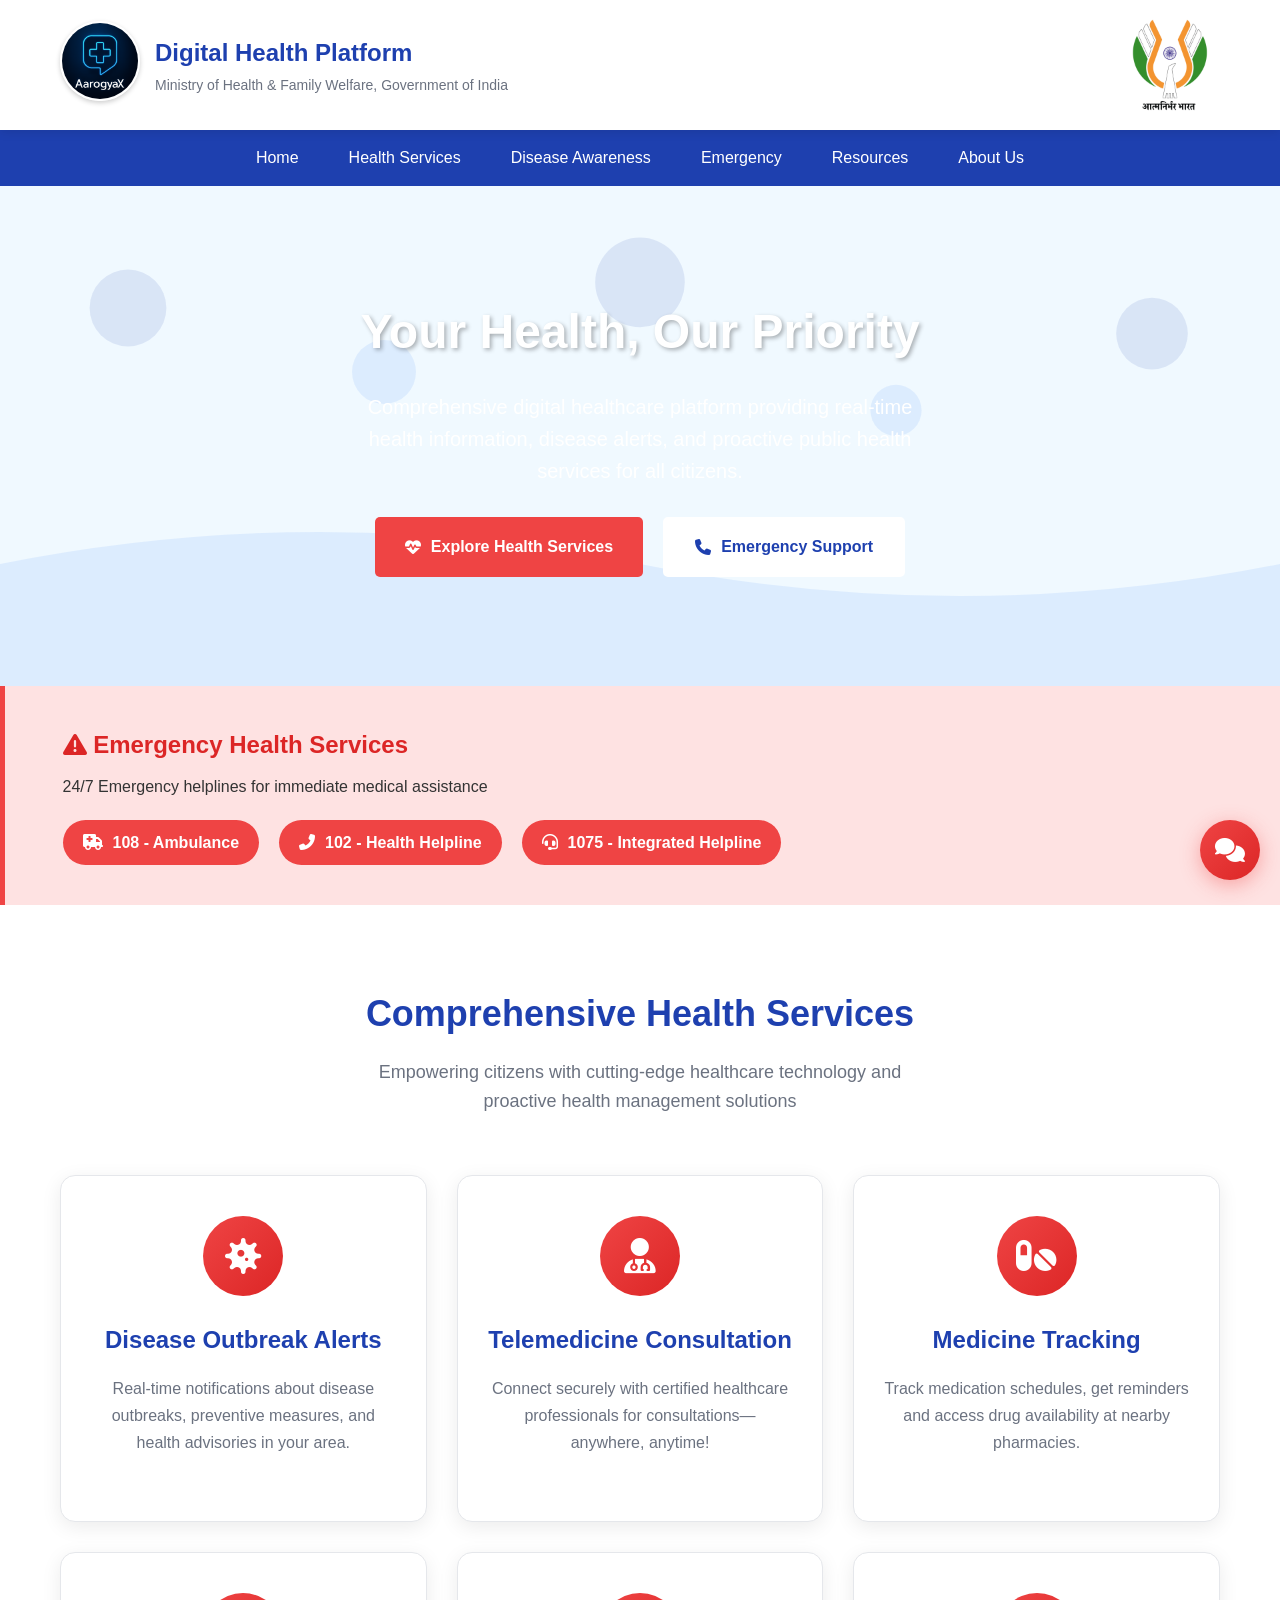
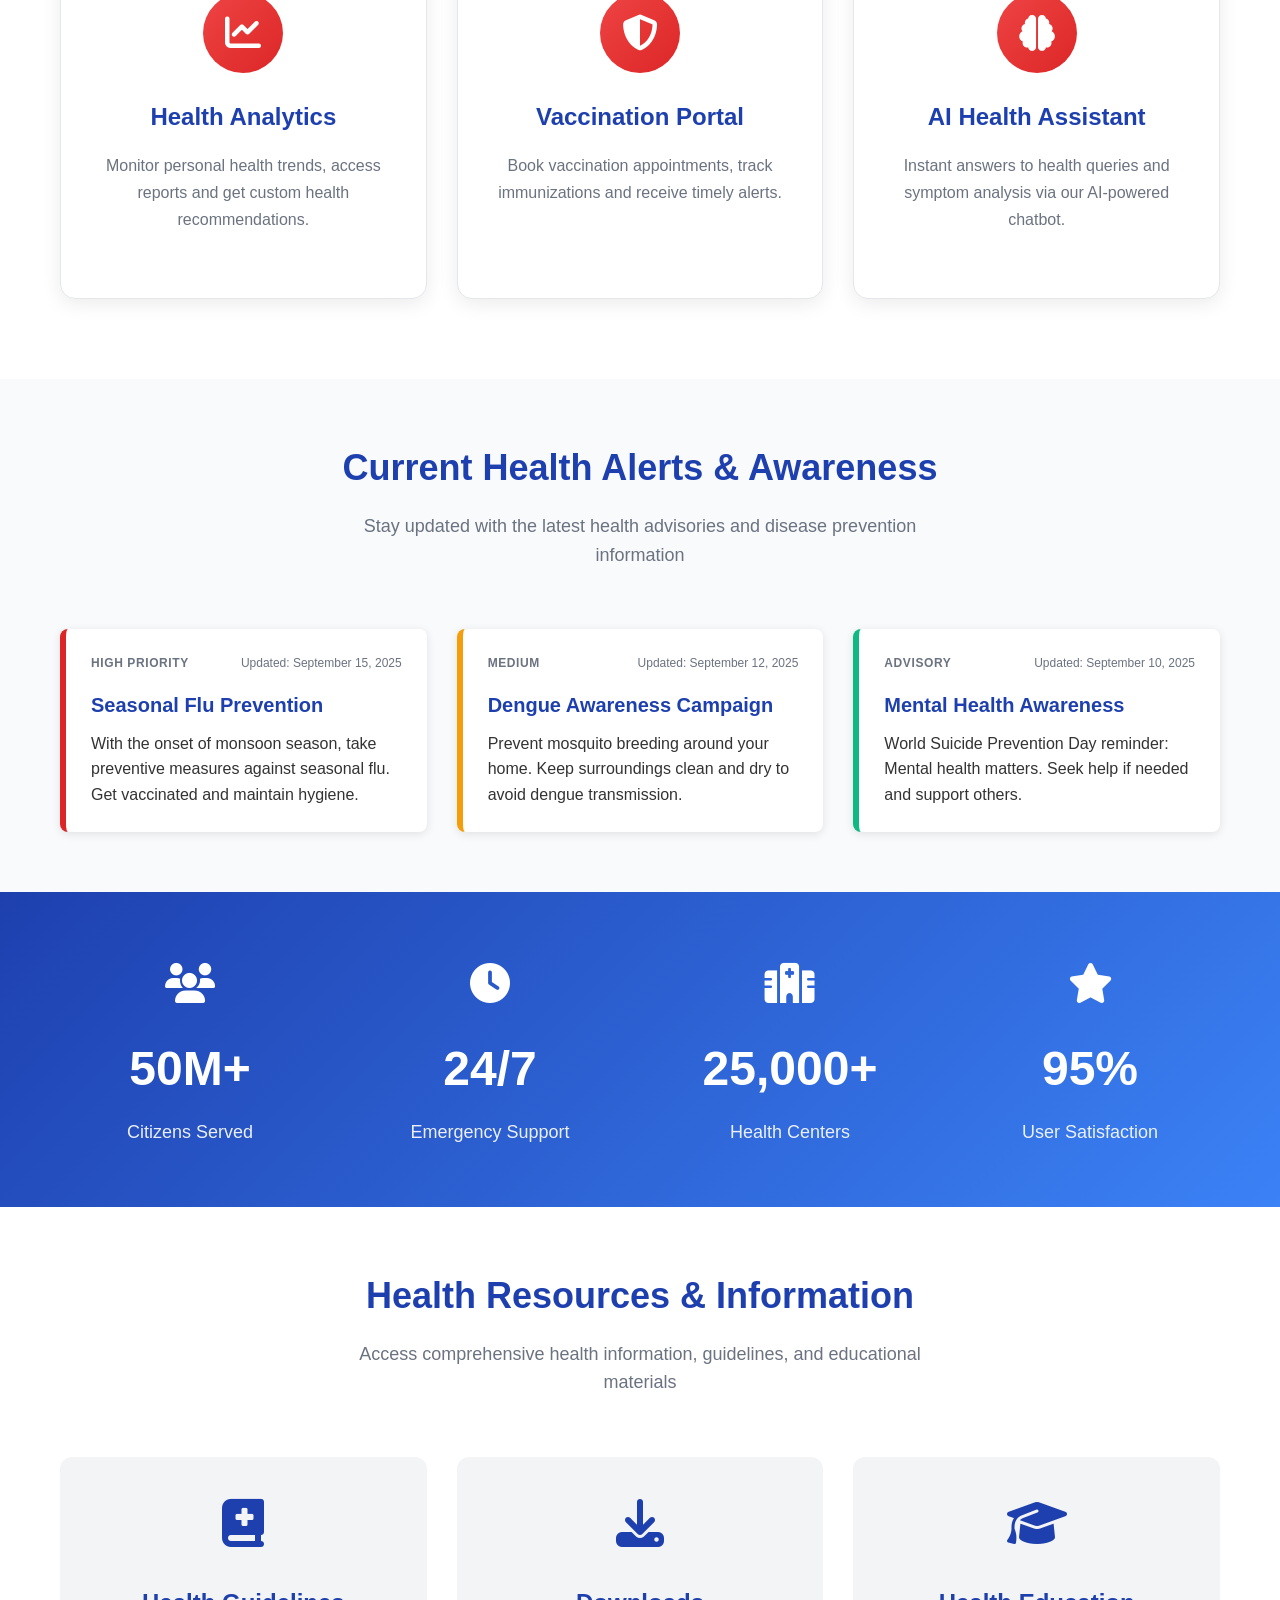
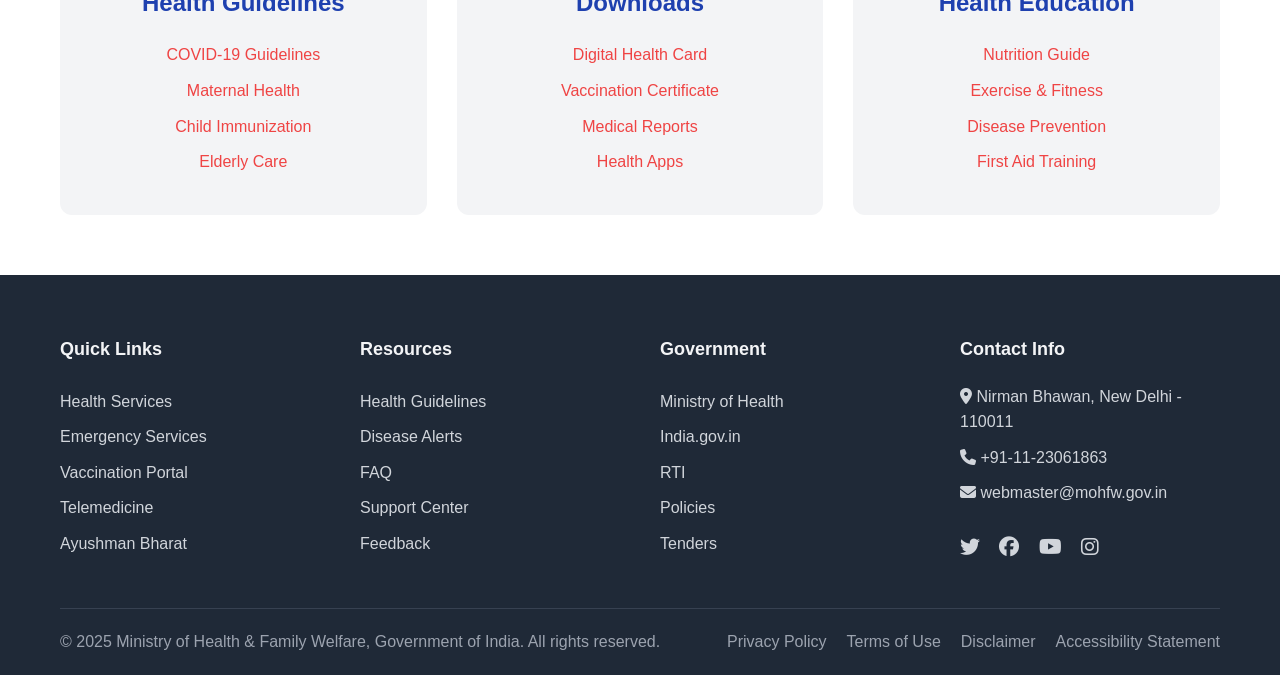
<file: template/index.html>
<!DOCTYPE html>
<html lang="en">
<head>
  <meta charset="UTF-8">
  <meta name="viewport" content="width=device-width, initial-scale=1.0">
  <title>Ministry of Health & Family Welfare - Digital Health Platform</title>
  <link rel="stylesheet" href="https://cdnjs.cloudflare.com/ajax/libs/font-awesome/6.4.0/css/all.min.css">
  <link rel="stylesheet" href="styles.css">
</head>
<body>
 

  <!-- MAIN HEADER -->
  <header>
    <div class="container">
      <div class="header-content">
        <div class="logo-section">
          <div class="emblem" role="img" aria-label="Ministry of Health Emblem">
            <img src="src\logo.png" alt="Digital Health Logo" width="60" height="60">
          </div>
          <div class="logo-text">
            <h1>Digital Health Platform</h1>
            <p>Ministry of Health & Family Welfare, Government of India</p>
          </div>
        </div>
        <div class="app-downloads">
          <img src="src\bharat.png" 
               alt="Download from App Store">
        
        </div>
      </div>
    </div>
  </header>

  <!-- NAVIGATION -->
  <nav>
    <div class="container">
      <div class="nav-container">
        <ul class="nav-menu">
          <li><a href="#home">Home</a></li>
          <li><a href="#services">Health Services</a></li>
          <li><a href="#awareness">Disease Awareness</a></li>
          <li><a href="#emergency">Emergency</a></li>
          <li><a href="#resources">Resources</a></li>
          <li><a href="#about">About Us</a></li>
        </ul>
      </div>
    </div>
  </nav>

  <!-- HERO SECTION -->
  <section class="hero" id="home">
    <div class="medical-bg"></div>
    <div class="container">
      <div class="hero-content">
        <h1>Your Health, Our Priority</h1>
        <p>Comprehensive digital healthcare platform providing real-time health information, disease alerts, and proactive public health services for all citizens.</p>
        <div class="cta-buttons">
          <a href="#services" class="btn btn-primary">
            <i class="fas fa-heartbeat"></i>
            Explore Health Services
          </a>
          <a href="#emergency" class="btn btn-secondary">
            <i class="fas fa-phone"></i>
            Emergency Support
          </a>
        </div>
      </div>
    </div>
  </section>

  <!-- EMERGENCY BANNER -->
  <section class="emergency" id="emergency-banner">
    <div class="container">
      <div class="emergency-content">
        <div class="emergency-text">
          <h3><i class="fas fa-exclamation-triangle"></i> Emergency Health Services</h3>
          <p>24/7 Emergency helplines for immediate medical assistance</p>
        </div>
        <div class="emergency-numbers">
          <a href="tel:108" class="emergency-number">
            <i class="fas fa-ambulance"></i>
            108 - Ambulance
          </a>
          <a href="tel:102" class="emergency-number">
            <i class="fas fa-phone-alt"></i>
            102 - Health Helpline
          </a>
          <a href="tel:1075" class="emergency-number">
            <i class="fas fa-headset"></i>
            1075 - Integrated Helpline
          </a>
        </div>
      </div>
    </div>
  </section>

  <!-- SERVICES SECTION -->
  <section class="services" id="services">
    <div class="container">
      <div class="section-header">
        <h2>Comprehensive Health Services</h2>
        <p>Empowering citizens with cutting-edge healthcare technology and proactive health management solutions</p>
      </div>
      <div class="services-grid">
        <div class="service-card" data-service="disease-alerts">
          <div class="service-icon">
            <i class="fas fa-virus"></i>
          </div>
          <h3>Disease Outbreak Alerts</h3>
          <p>Real-time notifications about disease outbreaks, preventive measures, and health advisories in your area.</p>
        </div>
        <div class="service-card" data-service="telemedicine">
          <div class="service-icon">
            <i class="fas fa-user-md"></i>
          </div>
          <h3>Telemedicine Consultation</h3>
          <p>Connect securely with certified healthcare professionals for consultations—anywhere, anytime!</p>
        </div>
        <div class="service-card" data-service="medicine-tracking">
          <div class="service-icon">
            <i class="fas fa-pills"></i>
          </div>
          <h3>Medicine Tracking</h3>
          <p>Track medication schedules, get reminders and access drug availability at nearby pharmacies.</p>
        </div>
        <div class="service-card" data-service="health-analytics">
          <div class="service-icon">
            <i class="fas fa-chart-line"></i>
          </div>
          <h3>Health Analytics</h3>
          <p>Monitor personal health trends, access reports and get custom health recommendations.</p>
        </div>
        <div class="service-card" data-service="vaccination">
          <div class="service-icon">
            <i class="fas fa-shield-alt"></i>
          </div>
          <h3>Vaccination Portal</h3>
          <p>Book vaccination appointments, track immunizations and receive timely alerts.</p>
        </div>
        <div class="service-card" data-service="ai-assistant">
          <div class="service-icon">
            <i class="fas fa-brain"></i>
          </div>
          <h3>AI Health Assistant</h3>
          <p>Instant answers to health queries and symptom analysis via our AI-powered chatbot.</p>
        </div>
      </div>
    </div>
  </section>

  <!-- ALERTS & AWARENESS -->
  <section class="awareness" id="awareness">
    <div class="container">
      <div class="section-header">
        <h2>Current Health Alerts & Awareness</h2>
        <p>Stay updated with the latest health advisories and disease prevention information</p>
      </div>
      <div class="alerts-grid">
        <div class="alert-card high-priority">
          <div class="alert-header">
            <span class="alert-level">HIGH PRIORITY</span>
            <span class="alert-date">Updated: September 15, 2025</span>
          </div>
          <h3>Seasonal Flu Prevention</h3>
          <p>With the onset of monsoon season, take preventive measures against seasonal flu. Get vaccinated and maintain hygiene.</p>
        </div>
        <div class="alert-card medium-priority">
          <div class="alert-header">
            <span class="alert-level">MEDIUM</span>
            <span class="alert-date">Updated: September 12, 2025</span>
          </div>
          <h3>Dengue Awareness Campaign</h3>
          <p>Prevent mosquito breeding around your home. Keep surroundings clean and dry to avoid dengue transmission.</p>
        </div>
        <div class="alert-card low-priority">
          <div class="alert-header">
            <span class="alert-level">ADVISORY</span>
            <span class="alert-date">Updated: September 10, 2025</span>
          </div>
          <h3>Mental Health Awareness</h3>
          <p>World Suicide Prevention Day reminder: Mental health matters. Seek help if needed and support others.</p>
        </div>
      </div>
    </div>
  </section>

  <!-- STATISTICS -->
  <section class="statistics">
    <div class="container">
      <div class="stats-grid">
        <div class="stat-item">
          <div class="stat-icon"><i class="fas fa-users"></i></div>
          <h3>50M+</h3>
          <p>Citizens Served</p>
        </div>
        <div class="stat-item">
          <div class="stat-icon"><i class="fas fa-clock"></i></div>
          <h3>24/7</h3>
          <p>Emergency Support</p>
        </div>
        <div class="stat-item">
          <div class="stat-icon"><i class="fas fa-hospital"></i></div>
          <h3>25,000+</h3>
          <p>Health Centers</p>
        </div>
        <div class="stat-item">
          <div class="stat-icon"><i class="fas fa-star"></i></div>
          <h3>95%</h3>
          <p>User Satisfaction</p>
        </div>
      </div>
    </div>
  </section>

  <!-- RESOURCES -->
  <section class="resources" id="resources">
    <div class="container">
      <div class="section-header">
        <h2>Health Resources & Information</h2>
        <p>Access comprehensive health information, guidelines, and educational materials</p>
      </div>
      <div class="resources-grid">
        <div class="resource-category">
          <div class="resource-icon">
            <i class="fas fa-book-medical"></i>
          </div>
          <h3>Health Guidelines</h3>
          <ul>
            <li><a href="#">COVID-19 Guidelines</a></li>
            <li><a href="#">Maternal Health</a></li>
            <li><a href="#">Child Immunization</a></li>
            <li><a href="#">Elderly Care</a></li>
          </ul>
        </div>
        <div class="resource-category">
          <div class="resource-icon">
            <i class="fas fa-download"></i>
          </div>
          <h3>Downloads</h3>
          <ul>
            <li><a href="#">Digital Health Card</a></li>
            <li><a href="#">Vaccination Certificate</a></li>
            <li><a href="#">Medical Reports</a></li>
            <li><a href="#">Health Apps</a></li>
          </ul>
        </div>
        <div class="resource-category">
          <div class="resource-icon">
            <i class="fas fa-graduation-cap"></i>
          </div>
          <h3>Health Education</h3>
          <ul>
            <li><a href="#">Nutrition Guide</a></li>
            <li><a href="#">Exercise & Fitness</a></li>
            <li><a href="#">Disease Prevention</a></li>
            <li><a href="#">First Aid Training</a></li>
          </ul>
        </div>
      </div>
    </div>
  </section>

  <!-- FOOTER -->
  <footer>
    <div class="container">
      <div class="footer-content">
        <div class="footer-section">
          <h4>Quick Links</h4>
          <a href="#services">Health Services</a>
          <a href="#emergency">Emergency Services</a>
          <a href="#vaccination">Vaccination Portal</a>
          <a href="#telemedicine">Telemedicine</a>
          <a href="#ayushman-bharat">Ayushman Bharat</a>
        </div>
        <div class="footer-section">
          <h4>Resources</h4>
          <a href="#guidelines">Health Guidelines</a>
          <a href="#alerts">Disease Alerts</a>
          <a href="#faq">FAQ</a>
          <a href="#support">Support Center</a>
          <a href="#feedback">Feedback</a>
        </div>
        <div class="footer-section">
          <h4>Government</h4>
          <a href="https://mohfw.gov.in" target="_blank">Ministry of Health</a>
          <a href="https://india.gov.in" target="_blank">India.gov.in</a>
          <a href="#rti">RTI</a>
          <a href="#policies">Policies</a>
          <a href="#tenders">Tenders</a>
        </div>
        <div class="footer-section">
          <h4>Contact Info</h4>
          <p><i class="fas fa-map-marker-alt"></i> Nirman Bhawan, New Delhi - 110011</p>
          <p><i class="fas fa-phone"></i> +91-11-23061863</p>
          <p><i class="fas fa-envelope"></i> webmaster@mohfw.gov.in</p>
          <div class="social-links">
            <a href="#"><i class="fab fa-twitter"></i></a>
            <a href="#"><i class="fab fa-facebook"></i></a>
            <a href="#"><i class="fab fa-youtube"></i></a>
            <a href="#"><i class="fab fa-instagram"></i></a>
          </div>
        </div>
      </div>
      <div class="footer-bottom">
        <p>&copy; 2025 Ministry of Health & Family Welfare, Government of India. All rights reserved.</p>
        <div class="footer-links">
          <a href="#">Privacy Policy</a>
          <a href="#">Terms of Use</a>
          <a href="#">Disclaimer</a>
          <a href="#">Accessibility Statement</a>
        </div>
      </div>
    </div>
  </footer>

  <!-- CHATBOT -->
  <div class="chatbot-container">
    <div class="chatbot-toggle" onclick="toggleChatbot()" aria-label="Open Health Assistant">
      <i class="fas fa-comments" id="chatbot-icon"></i>
    </div>
    <div class="chatbot-window" id="chatbot-window">
      <div class="chatbot-header">
        <div>
          <h4><i class="fas fa-robot"></i> Health Assistant</h4>
          <small>AI-Powered Health Support</small>
        </div>
        <div>
          <button class="close-chat" onclick="toggleChatbot()" aria-label="Close chat">
            <i class="fas fa-times"></i>
          </button>
        </div>
      </div>
      <div class="chatbot-messages" id="chatbot-messages">
        <div class="message bot">
          <div class="message-bubble">
            <p>🙏 Namaste! I'm your AI Health Assistant. How can I help you today?</p>
            <div class="quick-actions">
              <button class="quick-action" onclick="sendQuickMessage('Find nearby hospitals')">Find Hospitals</button>
              <button class="quick-action" onclick="sendQuickMessage('Vaccination info')">Vaccination</button>
              <button class="quick-action" onclick="sendQuickMessage('Emergency services')">Emergency</button>
              <button class="quick-action" onclick="sendQuickMessage('Health schemes')">Health Schemes</button>
            </div>
          </div>
        </div>
      </div>
      <div class="chatbot-input">
        <input type="text" id="user-input" placeholder="Type your health query..." onkeypress="handleKeyPress(event)" aria-label="Type your message">
        <button class="send-btn" onclick="sendMessage()" aria-label="Send message">
          <i class="fas fa-paper-plane"></i>
        </button>
      </div>
    </div>
  </div>

  <script src="script.js"></script>
</body>
</html>
</file>
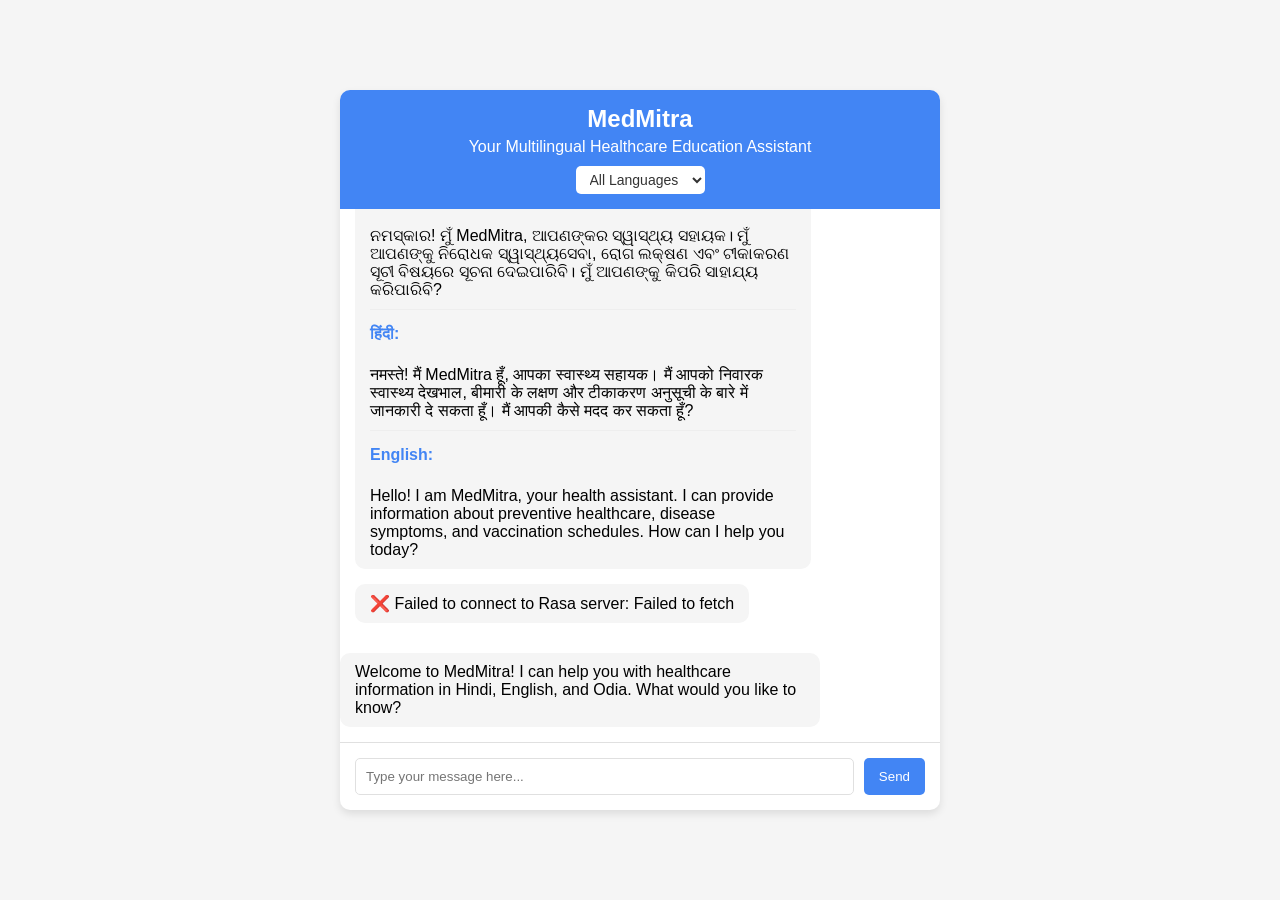
<file: webchat/index.html>
<!DOCTYPE html>
<html lang="en">
<head>
  <meta charset="UTF-8">
  <meta name="viewport" content="width=device-width, initial-scale=1.0">
  <title>MedMitra - Multilingual Healthcare Assistant</title>
  <link rel="stylesheet" href="styles.css">
</head>
<body>
  <div class="chat-container">
    <div class="chat-header">
      <h1>MedMitra</h1>
      <p>Your Multilingual Healthcare Education Assistant</p>
      <div class="language-selector">
        <select id="language-select">
          <option value="all">All Languages</option>
          <option value="english">English</option>
          <option value="hindi">Hindi</option>
          <option value="odia">Odia</option>
        </select>
      </div>
    </div>
    <div class="chat-messages" id="chat-messages">
      <div class="message bot">
        <div class="message-content">
          <div class="language-section odia">
            <strong>ଓଡ଼ିଆ:</strong><br>
            ନମସ୍କାର! ମୁଁ MedMitra, ଆପଣଙ୍କର ସ୍ୱାସ୍ଥ୍ୟ ସହାୟକ। ମୁଁ ଆପଣଙ୍କୁ ନିରୋଧକ ସ୍ୱାସ୍ଥ୍ୟସେବା, ରୋଗ ଲକ୍ଷଣ ଏବଂ ଟୀକାକରଣ ସୂଚୀ ବିଷୟରେ ସୂଚନା ଦେଇପାରିବି। ମୁଁ ଆପଣଙ୍କୁ କିପରି ସାହାଯ୍ୟ କରିପାରିବି?
          </div>
          <div class="language-section hindi">
            <strong>हिंदी:</strong><br>
            नमस्ते! मैं MedMitra हूँ, आपका स्वास्थ्य सहायक। मैं आपको निवारक स्वास्थ्य देखभाल, बीमारी के लक्षण और टीकाकरण अनुसूची के बारे में जानकारी दे सकता हूँ। मैं आपकी कैसे मदद कर सकता हूँ?
          </div>
          <div class="language-section english">
            <strong>English:</strong><br>
            Hello! I am MedMitra, your health assistant. I can provide information about preventive healthcare, disease symptoms, and vaccination schedules. How can I help you today?
          </div>
        </div>
      </div>
    </div>
        <div class="chat-body">
      <div id="chat-messages">
        <!-- Messages will be added here -->
        <div class="message bot">
          <div class="message-content">
            Welcome to MedMitra! I can help you with healthcare information in Hindi, English, and Odia. What would you like to know?
          </div>
        </div>
      </div>
      <div class="chat-input">
        <input type="text" id="user-input" placeholder="Type your message here...">
        <button id="send-btn">Send</button>
      </div>
    </div>
  </div>
  <script src="script.js"></script>
</body>
</html>
</file>
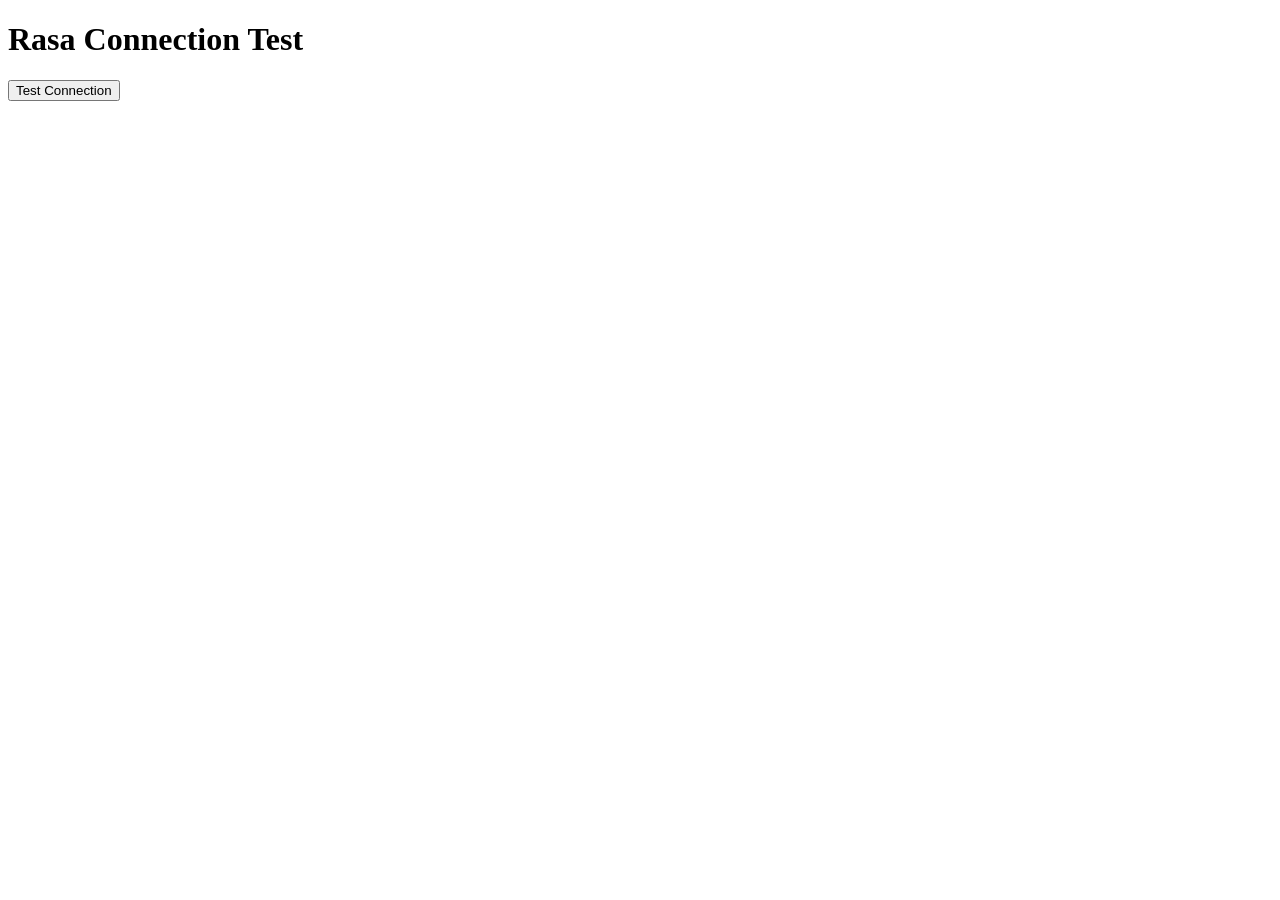
<file: webchat/test.html>
<!DOCTYPE html>
<html>
<head>
    <title>Rasa Test</title>
</head>
<body>
    <h1>Rasa Connection Test</h1>
    <button id="testBtn">Test Connection</button>
    <div id="result"></div>
    
    <script>
        document.getElementById('testBtn').addEventListener('click', function() {
            const resultDiv = document.getElementById('result');
            resultDiv.innerHTML = "Testing connection...";
            
            fetch('http://localhost:5005/webhooks/rest/webhook', {
                method: 'POST',
                headers: {
                    'Content-Type': 'application/json'
                },
                body: JSON.stringify({
                    sender: 'tester',
                    message: 'hello'
                })
            })
            .then(response => {
                resultDiv.innerHTML += "<br>Status: " + response.status;
                return response.json();
            })
            .then(data => {
                resultDiv.innerHTML += "<br>Success! Received data: " + JSON.stringify(data);
            })
            .catch(error => {
                resultDiv.innerHTML += "<br>Error: " + error.message;
            });
        });
    </script>
</body>
</html>
</file>
<file: template/styles.css>
/* Reset and Base Styles */
* {
    margin: 0;
    padding: 0;
    box-sizing: border-box;
  }
  
  body {
    font-family: 'Segoe UI', Tahoma, Geneva, Verdana, sans-serif;
    line-height: 1.6;
    color: #333;
    background-color: #f8f9fa;
  }
  
  .container {
    max-width: 1200px;
    margin: 0 auto;
    padding: 0 20px;
  }
  
  /* Government Header */
  .gov-header {
    background: linear-gradient(135deg, #1e3a8a, #3b82f6);
    color: white;
    padding: 8px 0;
    font-size: 12px;
  }
  
  .gov-header .container {
    display: flex;
    justify-content: space-between;
    align-items: center;
  }
  
  .gov-links a {
    color: #e5e7eb;
    text-decoration: none;
    margin: 0 10px;
    transition: color 0.3s;
  }
  
  .gov-links a:hover {
    color: white;
  }
  
  /* Main Header */
  header {
    background: white;
    box-shadow: 0 2px 10px rgba(0,0,0,0.1);
    position: sticky;
    top: 0;
    z-index: 1000;
  }
  
  .header-content {
    display: flex;
    justify-content: space-between;
    align-items: center;
    padding: 15px 0;
    flex-wrap: wrap;
  }
  
  .logo-section {
    display: flex;
    align-items: center;
    gap: 15px;
  }
  
  .emblem img {
    width: 80px;
    height: 80px;
    border-radius: 80%;   /* makes it circular */
    object-fit: cover;    /* keeps the image scaled properly */
    border: 2px solid #fff; /* optional: white border */
    box-shadow: 0 2px 5px rgba(0,0,0,0.2); /* optional: shadow */
  }
  
  
  .logo-text {
    flex: 1;
  }
  
  .logo-text h1 {
    font-size: 24px;
    color: #1e40af;
    margin-bottom: 2px;
    font-weight: 700;
  }
  
  .logo-text p {
    font-size: 14px;
    color: #6b7280;
    font-weight: 500;
  }
  
  .app-downloads {
    display: flex;
    gap: 10px;
    align-items: center;
  }
  
  .app-downloads img {
    height: 100px;
    transition: transform 0.3s;
    cursor: pointer;
  }
  
  .app-downloads img:hover {
    transform: scale(1.05);
  }
  
  /* Navigation */
  nav {
    background: #1e40af;
    padding: 0;
  }
  
  .nav-container {
    display: flex;
    justify-content: center;
  }
  
  .nav-menu {
    display: flex;
    list-style: none;
    margin: 0;
    padding: 0;
  }
  
  .nav-menu li {
    position: relative;
  }
  
  .nav-menu a {
    display: block;
    padding: 15px 25px;
    color: white;
    text-decoration: none;
    font-weight: 500;
    transition: background-color 0.3s;
  }
  
  .nav-menu a:hover {
    background-color: rgba(255,255,255,0.1);
  }
  
  /* Hero Section */
  .hero {
    position: relative;
    min-height: 500px;
    background: linear-gradient(135deg, rgba(30, 64, 175, 0.8), rgba(59, 130, 246, 0.8));
    display: flex;
    align-items: center;
    color: white;
    text-align: center;
    overflow: hidden;
  }
  
  .medical-bg {
    position: absolute;
    top: 0;
    left: 0;
    width: 100%;
    height: 100%;
    background-image: url('data:image/svg+xml,<svg xmlns="http://www.w3.org/2000/svg" viewBox="0 0 1000 400"><rect width="1000" height="400" fill="%23f0f9ff"/><g opacity="0.1"><circle cx="100" cy="100" r="30" fill="%231e40af"/><circle cx="300" cy="150" r="25" fill="%233b82f6"/><circle cx="500" cy="80" r="35" fill="%231e40af"/><circle cx="700" cy="180" r="20" fill="%233b82f6"/><circle cx="900" cy="120" r="28" fill="%231e40af"/><path d="M0,300 Q250,250 500,300 T1000,300 L1000,400 L0,400 Z" fill="%233b82f6"/></g></svg>');
    background-size: cover;
    background-position: center;
    z-index: 1;
  }
  
  .hero-content {
    position: relative;
    z-index: 2;
  }
  
  .hero-content h1 {
    font-size: 48px;
    margin-bottom: 20px;
    text-shadow: 2px 2px 4px rgba(0,0,0,0.3);
    font-weight: 700;
  }
  
  .hero-content p {
    font-size: 20px;
    margin-bottom: 30px;
    max-width: 600px;
    margin-left: auto;
    margin-right: auto;
  }
  
  .cta-buttons {
    display: flex;
    gap: 20px;
    justify-content: center;
    flex-wrap: wrap;
  }
  
  .btn {
    padding: 15px 30px;
    border: none;
    border-radius: 5px;
    font-size: 16px;
    font-weight: 600;
    text-decoration: none;
    display: inline-flex;
    align-items: center;
    gap: 10px;
    transition: all 0.3s;
    cursor: pointer;
  }
  
  .btn-primary {
    background: #ef4444;
    color: white;
  }
  
  .btn-secondary {
    background: white;
    color: #1e40af;
    border: 2px solid white;
  }
  
  .btn:hover {
    transform: translateY(-2px);
    box-shadow: 0 5px 15px rgba(0,0,0,0.2);
  }
  
  /* Emergency Section */
  .emergency {
    background: #fee2e2;
    padding: 40px 0;
    border-left: 5px solid #ef4444;
  }
  
  .emergency-content {
    display: flex;
    align-items: center;
    justify-content: space-between;
    flex-wrap: wrap;
    gap: 20px;
  }
  
  .emergency-text h3 {
    color: #dc2626;
    font-size: 24px;
    margin-bottom: 10px;
  }
  
  .emergency-numbers {
    display: flex;
    gap: 20px;
    flex-wrap: wrap;
  }
  
  .emergency-number {
    background: #ef4444;
    color: white;
    padding: 10px 20px;
    border-radius: 25px;
    font-weight: 600;
    text-decoration: none;
    display: flex;
    align-items: center;
    gap: 10px;
    transition: background-color 0.3s;
  }
  
  .emergency-number:hover {
    background: #dc2626;
  }
  
  /* Services Grid */
  .services {
    padding: 80px 0;
    background: white;
  }
  
  .section-header {
    text-align: center;
    margin-bottom: 60px;
  }
  
  .section-header h2 {
    font-size: 36px;
    color: #1e40af;
    margin-bottom: 15px;
  }
  
  .section-header p {
    font-size: 18px;
    color: #6b7280;
    max-width: 600px;
    margin: 0 auto;
  }
  
  .services-grid {
    display: grid;
    grid-template-columns: repeat(auto-fit, minmax(350px, 1fr));
    gap: 30px;
  }
  
  .service-card {
    background: white;
    border-radius: 15px;
    padding: 40px 30px;
    box-shadow: 0 5px 20px rgba(0,0,0,0.08);
    text-align: center;
    transition: all 0.3s;
    border: 1px solid #e5e7eb;
  }
  
  .service-card:hover {
    transform: translateY(-10px);
    box-shadow: 0 15px 40px rgba(0,0,0,0.15);
  }
  
  .service-icon {
    width: 80px;
    height: 80px;
    background: linear-gradient(135deg, #ef4444, #dc2626);
    border-radius: 50%;
    display: flex;
    align-items: center;
    justify-content: center;
    margin: 0 auto 25px;
    font-size: 36px;
    color: white;
  }
  
  .service-card h3 {
    font-size: 24px;
    color: #1e40af;
    margin-bottom: 15px;
  }
  
  .service-card p {
    color: #6b7280;
    margin-bottom: 25px;
    line-height: 1.7;
  }
  
  /* Awareness Section */
  .awareness {
    padding: 60px 0;
    background: #f8fafc;
  }
  
  .alerts-grid {
    display: grid;
    grid-template-columns: repeat(auto-fit, minmax(350px, 1fr));
    gap: 30px;
  }
  
  .alert-card {
    background: white;
    border-left: 6px solid #2563eb;
    border-radius: 8px;
    padding: 25px;
    box-shadow: 0 2px 10px rgba(0,0,0,0.1);
  }
  
  .alert-card.high-priority {
    border-color: #dc2626;
  }
  
  .alert-card.medium-priority {
    border-color: #f59e0b;
  }
  
  .alert-card.low-priority {
    border-color: #10b981;
  }
  
  .alert-header {
    display: flex;
    justify-content: space-between;
    align-items: center;
    margin-bottom: 15px;
    font-size: 12px;
    color: #6b7280;
  }
  
  .alert-level {
    font-weight: 700;
    letter-spacing: 0.05em;
  }
  
  .alert-card h3 {
    font-size: 20px;
    color: #1e40af;
    margin-bottom: 10px;
  }
  
  /* Statistics Section */
  .statistics {
    background: linear-gradient(135deg, #1e40af, #3b82f6);
    color: white;
    padding: 60px 0;
  }
  
  .stats-grid {
    display: grid;
    grid-template-columns: repeat(auto-fit, minmax(200px, 1fr));
    gap: 40px;
    text-align: center;
  }
  
  .stat-item {
    text-align: center;
  }
  
  .stat-icon {
    font-size: 40px;
    margin-bottom: 15px;
  }
  
  .stat-item h3 {
    font-size: 48px;
    font-weight: 700;
    margin-bottom: 10px;
  }
  
  .stat-item p {
    font-size: 18px;
    opacity: 0.9;
  }
  
  /* Resources Section */
  .resources {
    background: white;
    padding: 60px 0;
  }
  
  .resources-grid {
    display: grid;
    grid-template-columns: repeat(auto-fit, minmax(300px, 1fr));
    gap: 30px;
  }
  
  .resource-category {
    background: #f3f4f6;
    border-radius: 12px;
    padding: 30px 25px;
    text-align: center;
  }
  
  .resource-icon {
    font-size: 48px;
    color: #1e40af;
    margin-bottom: 20px;
  }
  
  .resource-category h3 {
    font-size: 24px;
    color: #1e40af;
    margin-bottom: 20px;
  }
  
  .resource-category ul {
    list-style: none;
    padding: 0;
  }
  
  .resource-category li {
    margin-bottom: 10px;
  }
  
  .resource-category a {
    color: #ef4444;
    text-decoration: none;
    font-weight: 500;
  }
  
  .resource-category a:hover {
    text-decoration: underline;
    color: #dc2626;
  }
  
  /* Footer */
  footer {
    background: #1f2937;
    color: white;
    padding: 60px 0 20px;
  }
  
  .footer-content {
    display: grid;
    grid-template-columns: repeat(auto-fit, minmax(250px, 1fr));
    gap: 40px;
    margin-bottom: 40px;
  }
  
  .footer-section h4 {
    font-size: 18px;
    margin-bottom: 20px;
    color: #f3f4f6;
  }
  
  .footer-section a {
    color: #d1d5db;
    text-decoration: none;
    display: block;
    padding: 5px 0;
    transition: color 0.3s;
  }
  
  .footer-section a:hover {
    color: #3b82f6;
  }
  
  .footer-section p {
    color: #d1d5db;
    margin-bottom: 10px;
  }
  
  .social-links {
    margin-top: 20px;
  }
  
  .social-links a {
    display: inline-block;
    margin-right: 15px;
    font-size: 20px;
  }
  
  .social-links a:hover {
    color: #ef4444;
  }
  
  .footer-bottom {
    border-top: 1px solid #374151;
    padding-top: 20px;
    text-align: center;
    color: #9ca3af;
    display: flex;
    justify-content: space-between;
    align-items: center;
    flex-wrap: wrap;
  }
  
  .footer-links {
    display: flex;
    gap: 20px;
    flex-wrap: wrap;
  }
  
  .footer-links a {
    color: #9ca3af;
    text-decoration: none;
  }
  
  .footer-links a:hover {
    color: white;
  }
  
  /* Chatbot Styles */
  .chatbot-container {
    position: fixed;
    bottom: 20px;
    right: 20px;
    z-index: 1000;
  }
  
  .chatbot-toggle {
    width: 60px;
    height: 60px;
    background: linear-gradient(135deg, #ef4444, #dc2626);
    border-radius: 50%;
    display: flex;
    align-items: center;
    justify-content: center;
    color: white;
    font-size: 24px;
    cursor: pointer;
    box-shadow: 0 5px 20px rgba(239, 68, 68, 0.4);
    transition: all 0.3s;
  }
  
  .chatbot-toggle:hover {
    transform: scale(1.1);
  }
  
  .chatbot-window {
    position: absolute;
    bottom: 80px;
    right: 0;
    width: 350px;
    height: 500px;
    background: white;
    border-radius: 15px;
    box-shadow: 0 10px 40px rgba(0,0,0,0.2);
    display: none;
    flex-direction: column;
    overflow: hidden;
  }
  
  .chatbot-header {
    background: linear-gradient(135deg, #1e40af, #3b82f6);
    color: white;
    padding: 15px;
    display: flex;
    justify-content: space-between;
    align-items: center;
  }
  
  .chatbot-header h4 {
    font-size: 16px;
    font-weight: 600;
  }
  
  .chatbot-header small {
    font-size: 12px;
    opacity: 0.8;
  }
  
  .close-chat {
    background: none;
    border: none;
    color: white;
    font-size: 18px;
    cursor: pointer;
  }
  
  .chatbot-messages {
    flex: 1;
    padding: 20px;
    overflow-y: auto;
    background: #f8f9fa;
  }
  
  .message {
    margin-bottom: 15px;
    display: flex;
    gap: 10px;
  }
  
  .message.bot {
    justify-content: flex-start;
  }
  
  .message.user {
    justify-content: flex-end;
  }
  
  .message-bubble {
    max-width: 80%;
    padding: 12px 16px;
    border-radius: 18px;
    font-size: 14px;
    line-height: 1.4;
  }
  
  .message.bot .message-bubble {
    background: white;
    border: 1px solid #e5e7eb;
    color: #333;
  }
  
  .message.user .message-bubble {
    background: #3b82f6;
    color: white;
  }
  
  .quick-actions {
    display: flex;
    flex-wrap: wrap;
    gap: 8px;
    margin-top: 10px;
  }
  
  .quick-action {
    background: #eff6ff;
    color: #1e40af;
    padding: 8px 12px;
    border-radius: 15px;
    font-size: 12px;
    cursor: pointer;
    border: none;
    transition: background-color 0.3s;
  }
  
  .quick-action:hover {
    background: #dbeafe;
  }
  
  .chatbot-input {
    padding: 15px;
    border-top: 1px solid #e5e7eb;
    display: flex;
    gap: 10px;
  }
  
  .chatbot-input input {
    flex: 1;
    padding: 10px 15px;
    border: 1px solid #d1d5db;
    border-radius: 25px;
    outline: none;
    font-size: 14px;
  }
  
  .send-btn {
    background: #3b82f6;
    color: white;
    border: none;
    border-radius: 50%;
    width: 40px;
    height: 40px;
    display: flex;
    align-items: center;
    justify-content: center;
    cursor: pointer;
    transition: background-color 0.3s;
  }
  
  .send-btn:hover {
    background: #2563eb;
  }
  
  /* Mobile Responsive */
  @media (max-width: 768px) {
    .header-content {
      flex-direction: column;
      gap: 15px;
      text-align: center;
    }
    
    .logo-section {
      justify-content: center;
    }
    
    .nav-menu {
      flex-direction: column;
      width: 100%;
    }
    
    .hero-content h1 {
      font-size: 32px;
    }
    
    .cta-buttons {
      flex-direction: column;
      align-items: center;
    }
    
    .emergency-content {
      flex-direction: column;
      text-align: center;
    }
    
    .services-grid,
    .alerts-grid,
    .resources-grid {
      grid-template-columns: 1fr;
      gap: 20px;
    }
    
    .stats-grid {
      grid-template-columns: repeat(2, 1fr);
      gap: 20px;
    }
    
    .footer-bottom {
      flex-direction: column;
      gap: 10px;
    }
    
    .chatbot-window {
      width: 90vw;
      height: 70vh;
      right: 5vw;
    }
  }
  
  @media (max-width: 480px) {
    .section-header h2 {
      font-size: 28px;
    }
    
    .hero-content h1 {
      font-size: 28px;
    }
    
    .hero-content p {
      font-size: 16px;
    }
    
    .stats-grid {
      grid-template-columns: 1fr;
    }
    
    .stat-item h3 {
      font-size: 36px;
    }
  }
  
  /* Accessibility */
  .sr-only {
    position: absolute;
    width: 1px;
    height: 1px;
    padding: 0;
    margin: -1px;
    overflow: hidden;
    clip: rect(0, 0, 0, 0);
    white-space: nowrap;
    border: 0;
  }
  
  /* Focus styles */
  *:focus {
    outline: 2px solid #3b82f6;
    outline-offset: 2px;
  }
  
  /* Smooth scrolling */
  html {
    scroll-behavior: smooth;
  }
  
  /* Loading animation for service cards */
  .service-card {
    opacity: 1;
    transform: translateY(0);
    transition: opacity 0.6s ease, transform 0.6s ease, box-shadow 0.3s ease;
  }
  
  /* Additional utility classes */
  .text-center {
    text-align: center;
  }
  
  .mb-20 {
    margin-bottom: 20px;
  }
  
  .mt-20 {
    margin-top: 20px;
  }
  
  .hidden {
    display: none;
  }
  
  /* Custom scrollbar for chatbot messages */
  .chatbot-messages::-webkit-scrollbar {
    width: 6px;
  }
  
  .chatbot-messages::-webkit-scrollbar-track {
    background: #f1f1f1;
    border-radius: 10px;
  }
  
  .chatbot-messages::-webkit-scrollbar-thumb {
    background: #c1c1c1;
    border-radius: 10px;
  }
  
  .chatbot-messages::-webkit-scrollbar-thumb:hover {
    background: #a8a8a8;
  }
</file>
<file: webchat/styles.css>
* {
  margin: 0;
  padding: 0;
  box-sizing: border-box;
  font-family: Arial, sans-serif;
}

body {
  background-color: #f5f5f5;
  display: flex;
  justify-content: center;
  align-items: center;
  min-height: 100vh;
}

.chat-container {
  width: 100%;
  max-width: 600px;
  background-color: white;
  border-radius: 10px;
  box-shadow: 0 4px 8px rgba(0, 0, 0, 0.1);
  overflow: hidden;
  display: flex;
  flex-direction: column;
  height: 80vh;
}

.chat-header {
  background-color: #4285f4;
  color: white;
  padding: 15px;
  text-align: center;
}

.chat-header h1 {
  font-size: 24px;
  margin-bottom: 5px;
}

.language-selector {
  margin-top: 10px;
}

#language-select {
  padding: 5px 10px;
  border-radius: 5px;
  border: none;
  font-size: 14px;
  background-color: white;
  color: #333;
  cursor: pointer;
}

.language-section {
  margin-bottom: 15px;
  padding-bottom: 10px;
  border-bottom: 1px solid #eee;
}

.language-section:last-child {
  margin-bottom: 0;
  padding-bottom: 0;
  border-bottom: none;
}

.language-section strong {
  display: block;
  margin-bottom: 5px;
  color: #4285f4;
}

.odia {
  font-family: 'Noto Sans Oriya', Arial, sans-serif;
}

.hindi {
  font-family: 'Noto Sans Devanagari', Arial, sans-serif;
}

.english {
  font-family: Arial, sans-serif;
}

.chat-messages {
  flex: 1;
  padding: 15px;
  overflow-y: auto;
}

.message {
  margin-bottom: 15px;
  display: flex;
  flex-direction: column;
}

.user {
  align-items: flex-end;
}

.bot {
  align-items: flex-start;
}

.message-content {
  padding: 10px 15px;
  border-radius: 10px;
  max-width: 80%;
}

.user .message-content {
  background-color: #e3f2fd;
}

.bot .message-content {
  background-color: #f5f5f5;
}

.chat-input {
  display: flex;
  padding: 15px;
  border-top: 1px solid #e0e0e0;
}

#user-input {
  flex: 1;
  padding: 10px;
  border: 1px solid #e0e0e0;
  border-radius: 5px;
  outline: none;
}

#send-btn {
  padding: 10px 15px;
  background-color: #4285f4;
  color: white;
  border: none;
  border-radius: 5px;
  margin-left: 10px;
  cursor: pointer;
}

#send-btn:hover {
  background-color: #3367d6;
}
</file>
